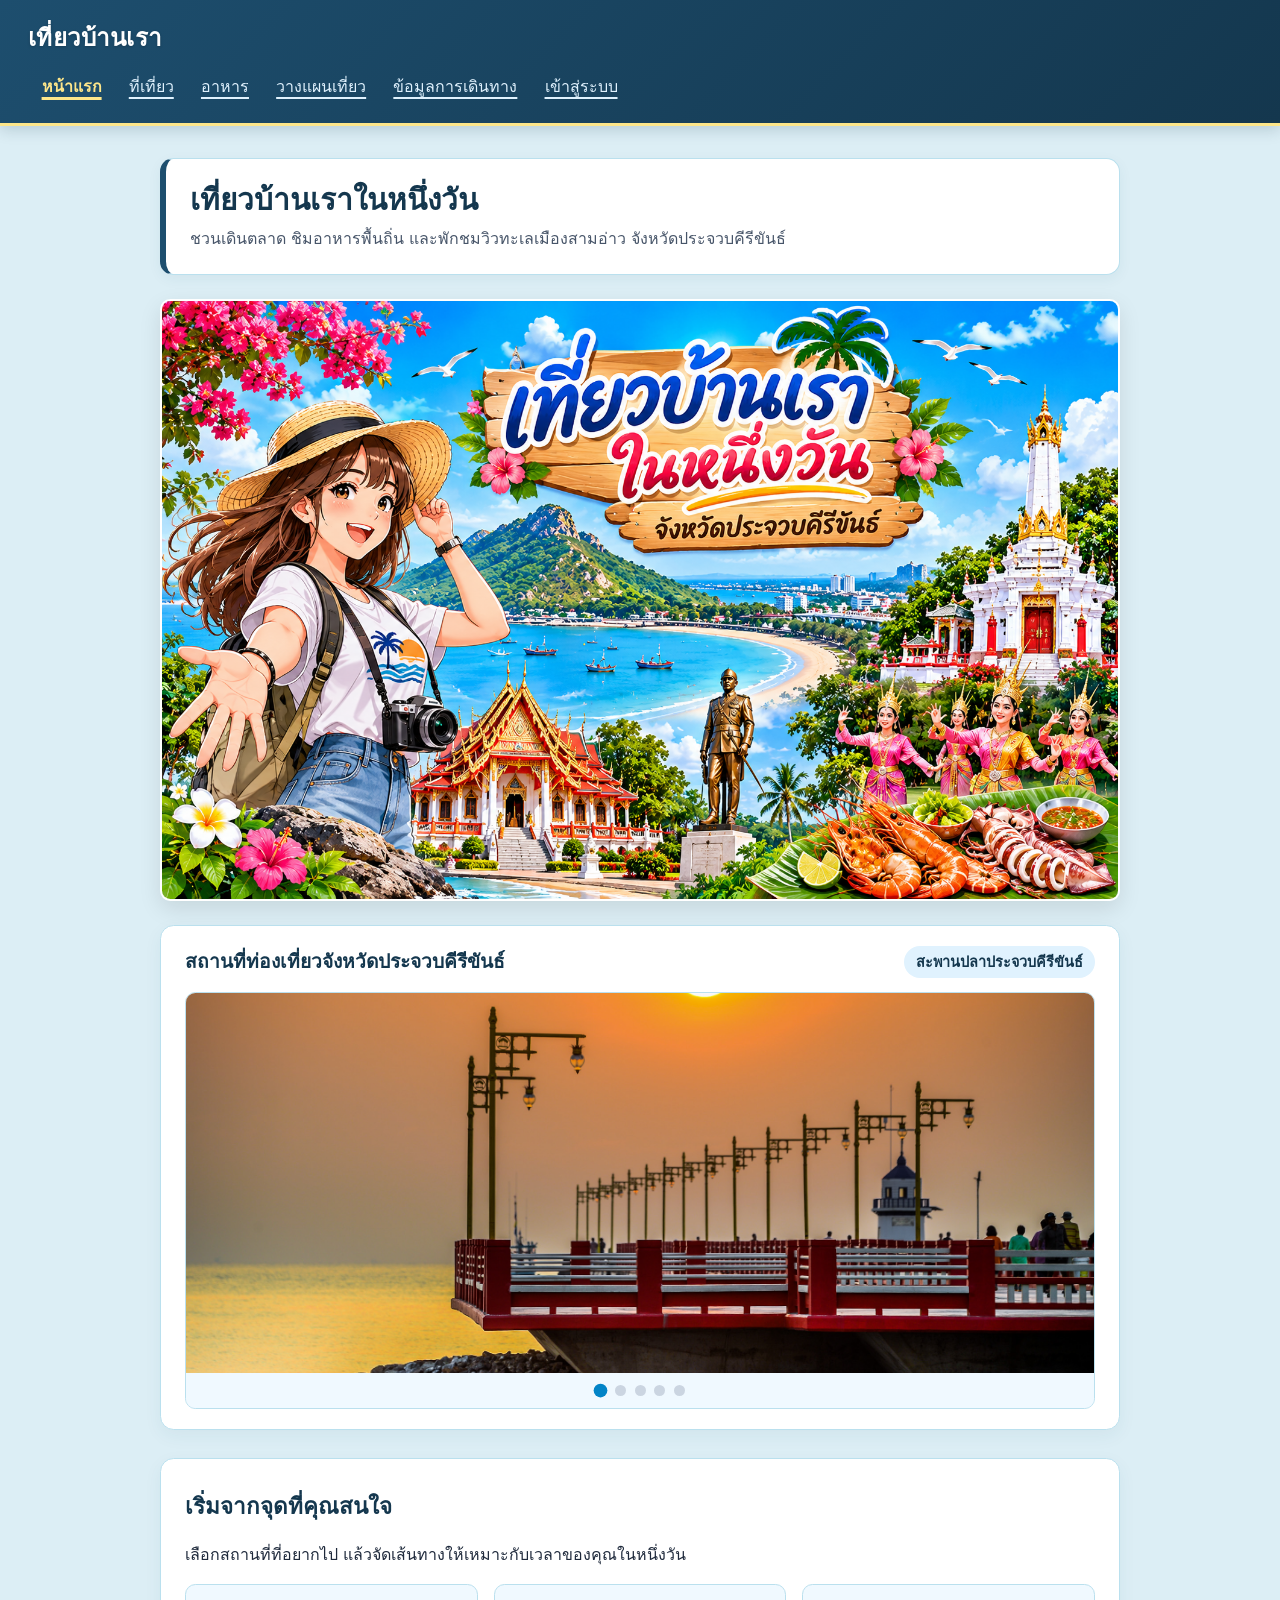
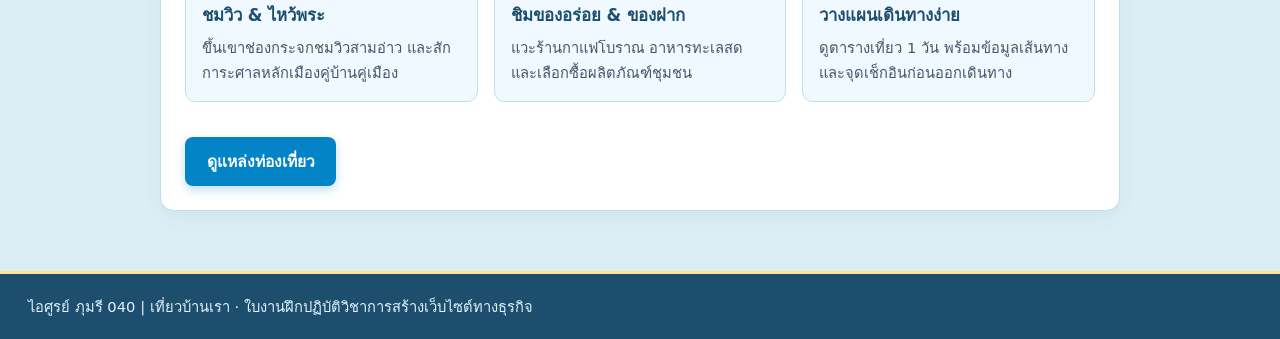
<file: index.html>
<!doctype html>
<html lang="th">
<head>
  <meta charset="utf-8">
  <meta name="viewport" content="width=device-width, initial-scale=1">
  <title>หน้าแรก | เที่ยวบ้านเรา</title>
  <link rel="stylesheet" href="style.css">
  <style>
    .hero-banner {
      width: 100%;
      height: auto;
      object-fit: contain;
      margin-bottom: 1.5rem;
      box-shadow: 0 8px 22px rgba(0, 0, 0, 0.1);
      border: 2px solid #FFFFFF;
    }
    .gallery-section {
      background: #FFFFFF;
      border: 1px solid #BAE0EE;
      border-radius: 0.85rem;
      padding: 1.25rem 1.5rem;
      margin: 1.25rem 0 1.75rem;
      box-shadow: 0 6px 18px rgba(29, 78, 110, 0.06);
    }
    .gallery-header {
      display: flex;
      flex-wrap: wrap;
      justify-content: space-between;
      align-items: center;
      margin-bottom: 0.85rem;
      gap: 0.5rem;
    }
    .gallery-subtitle {
      font-size: 1.2rem;
      font-weight: 700;
      color: #14374E;
      margin: 0;
    }
    .slide-caption {
      font-size: 0.9rem;
      color: #14374E;
      background: #E0F2FE;
      padding: 0.25rem 0.75rem;
      border-radius: 999px;
      font-weight: 600;
    }
    .slider-box {
      position: relative;
      border-radius: 0.65rem;
      overflow: hidden;
      background: #F0F9FF;
      border: 1px solid #BAE0EE;
    }
    .slider-box img {
      width: 100%;
      height: 380px;
      object-fit: cover;
      border-radius: 0;
    }
    .slider-dots {
      display: flex;
      justify-content: center;
      gap: 0.55rem;
      padding: 0.75rem 0;
      background: #F0F9FF;
    }
    .slider-dot {
      width: 11px;
      height: 11px;
      border-radius: 50%;
      border: none;
      padding: 0;
      background: #CBD5E1;
      cursor: pointer;
      transition: all 0.2s ease;
    }
    .slider-dot.active {
      background: #0284C7;
      transform: scale(1.25);
    }
    .quick-grid {
      display: grid;
      grid-template-columns: repeat(auto-fit, minmax(220px, 1fr));
      gap: 1rem;
      margin-top: 1rem;
    }
    .quick-item {
      background: #F0F9FF;
      border: 1px solid #BAE0EE;
      border-radius: 0.65rem;
      padding: 1rem;
    }
    .quick-item h3 {
      margin: 0 0 0.35rem;
      font-size: 1.05rem;
      color: #1D4E6E;
    }
    .quick-item p {
      margin: 0;
      font-size: 0.92rem;
      color: #475569;
    }
  </style>
</head>
<body>
  <header>
    <div class="header-inner">
      <p class="site-name">เที่ยวบ้านเรา</p>
      <nav aria-label="เมนูหลัก">
        <ul>
          <li><a href="index.html" aria-current="page">หน้าแรก</a></li>
          <li><a href="places.html">ที่เที่ยว</a></li>
          <li><a href="food.html">อาหาร</a></li>
          <li><a href="plan.html">วางแผนเที่ยว</a></li>
          <li><a href="travel.html">ข้อมูลการเดินทาง</a></li>
          <li><a href="login.html">เข้าสู่ระบบ</a></li>
        </ul>
      </nav>
    </div>
  </header>

  <main>
    <div class="page-header">
      <h1>เที่ยวบ้านเราในหนึ่งวัน</h1>
      <p>ชวนเดินตลาด ชิมอาหารพื้นถิ่น และพักชมวิวทะเลเมืองสามอ่าว จังหวัดประจวบคีรีขันธ์</p>
    </div>

    <img class="hero-banner" src="images/pic1.png" alt="เที่ยวบ้านเราในหนึ่งวัน จังหวัดประจวบคีรีขันธ์">

    <section class="gallery-section" aria-label="แกลลอรี่สถานที่ท่องเที่ยว">
      <div class="gallery-header">
        <p class="gallery-subtitle">สถานที่ท่องเที่ยวจังหวัดประจวบคีรีขันธ์</p>
        <span class="slide-caption" id="slideCaption">สะพานปลาประจวบคีรีขันธ์</span>
      </div>
      <div class="slider-box">
        <img id="slideImage" src="images/sapanpla.jpg" alt="สะพานปลาประจวบคีรีขันธ์">
        <div class="slider-dots" id="sliderDots" role="tablist" aria-label="เลือกภาพสไลด์"></div>
      </div>
    </section>

    <section class="card">
      <h2>เริ่มจากจุดที่คุณสนใจ</h2>
      <p>เลือกสถานที่ที่อยากไป แล้วจัดเส้นทางให้เหมาะกับเวลาของคุณในหนึ่งวัน</p>
      <div class="quick-grid">
        <div class="quick-item">
          <h3>ชมวิว &amp; ไหว้พระ</h3>
          <p>ขึ้นเขาช่องกระจกชมวิวสามอ่าว และสักการะศาลหลักเมืองคู่บ้านคู่เมือง</p>
        </div>
        <div class="quick-item">
          <h3>ชิมของอร่อย &amp; ของฝาก</h3>
          <p>แวะร้านกาแฟโบราณ อาหารทะเลสด และเลือกซื้อผลิตภัณฑ์ชุมชน</p>
        </div>
        <div class="quick-item">
          <h3>วางแผนเดินทางง่าย</h3>
          <p>ดูตารางเที่ยว 1 วัน พร้อมข้อมูลเส้นทางและจุดเช็กอินก่อนออกเดินทาง</p>
        </div>
      </div>
      <br>
      <a class="button" href="places.html">ดูแหล่งท่องเที่ยว</a>
    </section>
  </main>

  <footer>
    <p>ไอศูรย์ ภุมรี 040 | เที่ยวบ้านเรา · ใบงานฝึกปฏิบัติวิชาการสร้างเว็บไซต์ทางธุรกิจ</p>
  </footer>

  <script>
    const slides = [
      { src: "images/sapanpla.jpg", alt: "สะพานปลาประจวบคีรีขันธ์" },
      { src: "images/KLM.jpg", alt: "จุดชมวิวเขาช่องกระจกและอ่าวประจวบ" },
      { src: "images/aomanow.jpg", alt: "อ่าวมะนาว ประจวบคีรีขันธ์" },
      { src: "images/Kaow.jpg", alt: "วัดบนยอดเขาช่องกระจก" },
      { src: "images/lukmuang.jpg", alt: "ศาลหลักเมืองประจวบคีรีขันธ์" }
    ];

    let currentIndex = 0;
    const slideImg = document.getElementById("slideImage");
    const slideCaption = document.getElementById("slideCaption");
    const dotsContainer = document.getElementById("sliderDots");

    function renderDots() {
      dotsContainer.innerHTML = "";
      slides.forEach((_, idx) => {
        const btn = document.createElement("button");
        btn.type = "button";
        btn.className = "slider-dot" + (idx === currentIndex ? " active" : "");
        btn.setAttribute("aria-label", "ภาพที่ " + (idx + 1));
        btn.addEventListener("click", () => {
          currentIndex = idx;
          updateSlide();
        });
        dotsContainer.appendChild(btn);
      });
    }

    function updateSlide() {
      slideImg.src = slides[currentIndex].src;
      slideImg.alt = slides[currentIndex].alt;
      slideCaption.textContent = slides[currentIndex].alt;
      renderDots();
    }

    renderDots();
    setInterval(() => {
      currentIndex = (currentIndex + 1) % slides.length;
      updateSlide();
    }, 3000);
  </script>
</body>
</html>
</file>
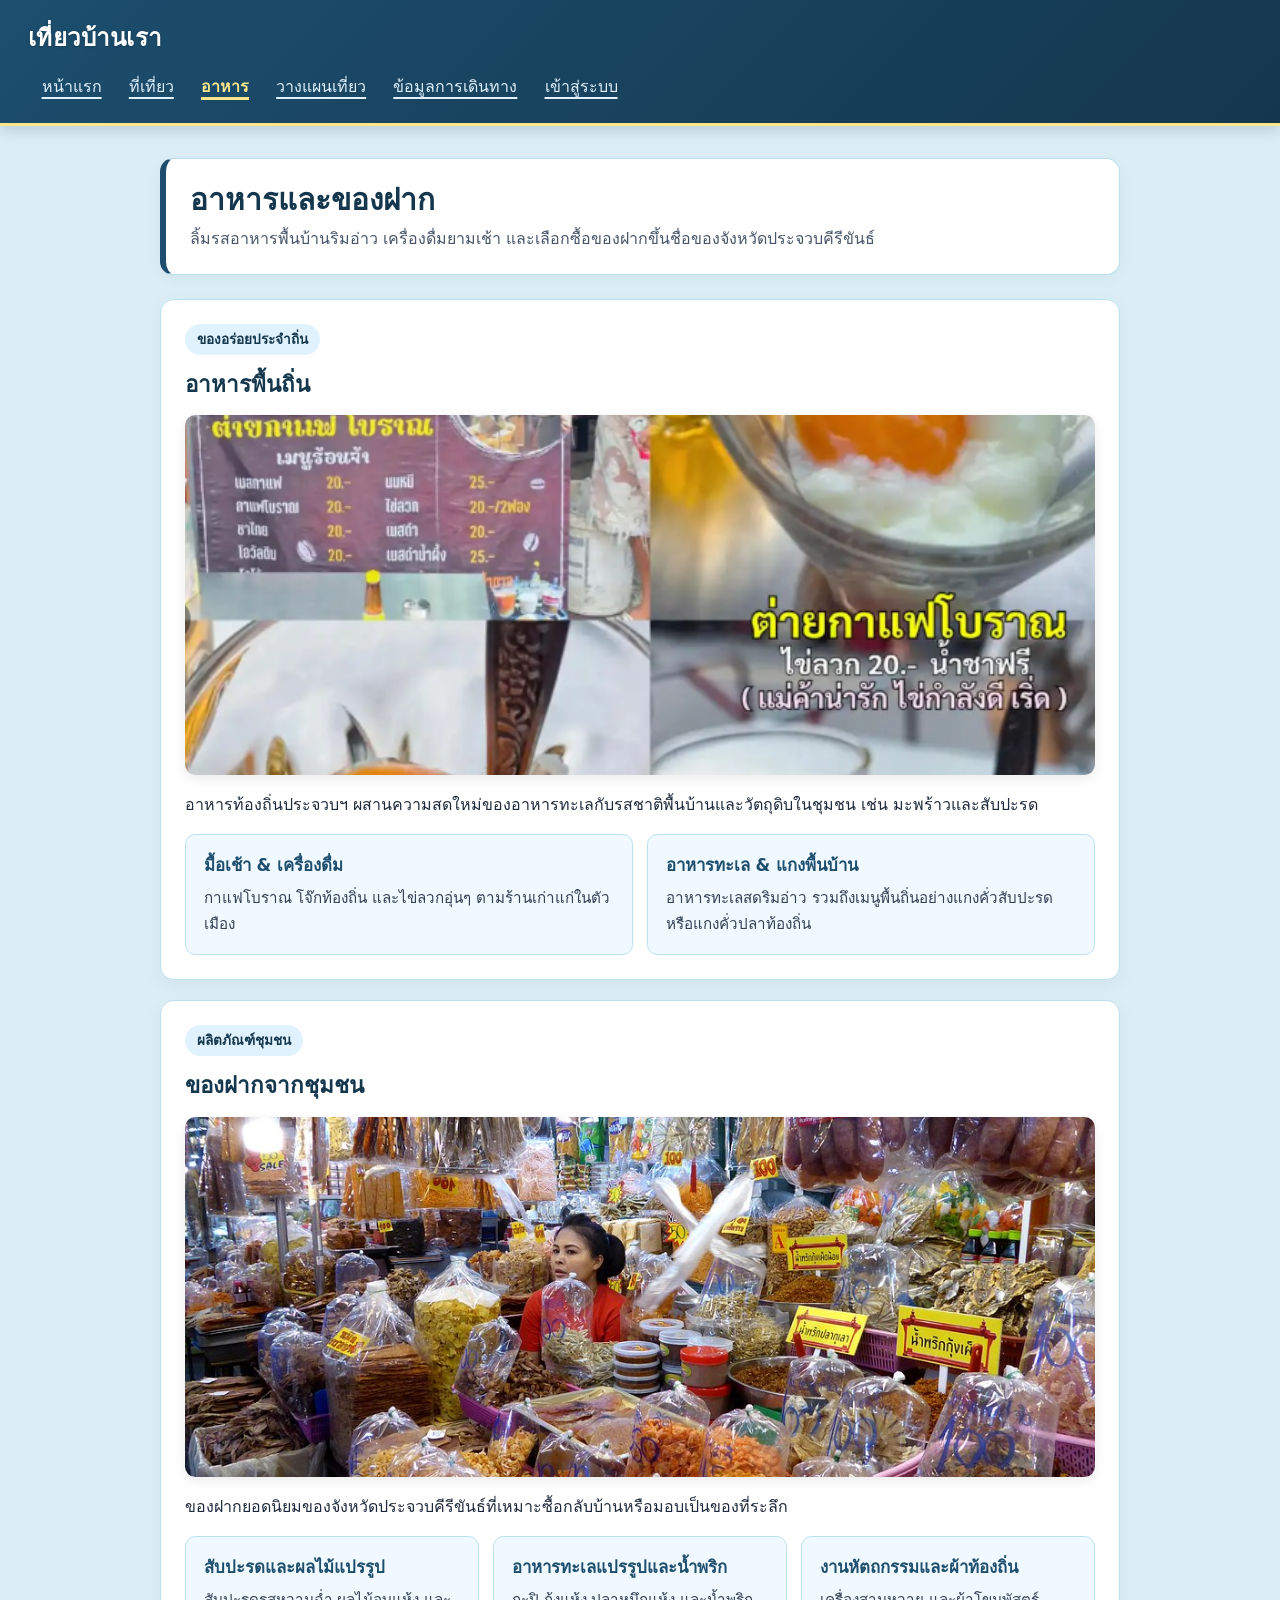
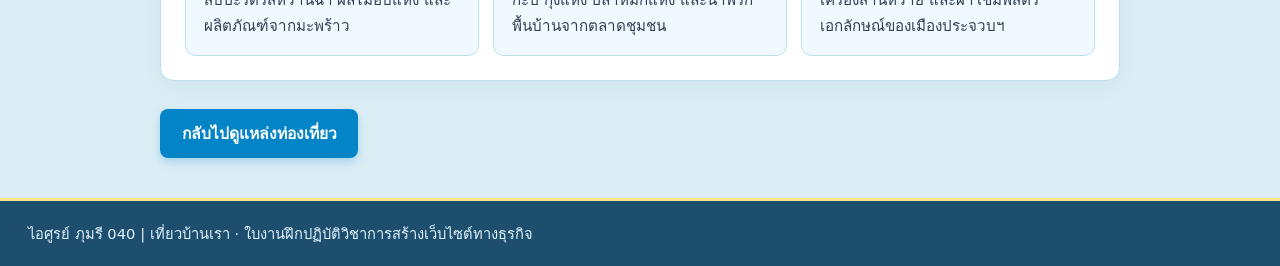
<file: food.html>
<!doctype html>
<html lang="th">
<head>
  <meta charset="utf-8">
  <meta name="viewport" content="width=device-width, initial-scale=1">
  <title>อาหารและของฝาก | เที่ยวบ้านเรา</title>
  <link rel="stylesheet" href="style.css">
  <style>
    .food-img {
      width: 100%;
      max-height: 360px;
      object-fit: cover;
      margin: 0.75rem 0 1rem;
      box-shadow: 0 4px 12px rgba(0, 0, 0, 0.08);
    }
  </style>
</head>
<body>
  <header>
    <div class="header-inner">
      <p class="site-name">เที่ยวบ้านเรา</p>
      <nav aria-label="เมนูหลัก">
        <ul>
          <li><a href="index.html">หน้าแรก</a></li>
          <li><a href="places.html">ที่เที่ยว</a></li>
          <li><a href="food.html" aria-current="page">อาหาร</a></li>
          <li><a href="plan.html">วางแผนเที่ยว</a></li>
          <li><a href="travel.html">ข้อมูลการเดินทาง</a></li>
          <li><a href="login.html">เข้าสู่ระบบ</a></li>
        </ul>
      </nav>
    </div>
  </header>

  <main>
    <div class="page-header">
      <h1>อาหารและของฝาก</h1>
      <p>ลิ้มรสอาหารพื้นบ้านริมอ่าว เครื่องดื่มยามเช้า และเลือกซื้อของฝากขึ้นชื่อของจังหวัดประจวบคีรีขันธ์</p>
    </div>

    <section class="card">
      <span class="tag">ของอร่อยประจำถิ่น</span>
      <h2>อาหารพื้นถิ่น</h2>
      <img class="food-img" src="images/pic2.png" alt="ร้านกาแฟโบราณและไข่ลวกพื้นถิ่น">
      <p>อาหารท้องถิ่นประจวบฯ ผสานความสดใหม่ของอาหารทะเลกับรสชาติพื้นบ้านและวัตถุดิบในชุมชน เช่น มะพร้าวและสับปะรด</p>
      <div class="info-grid">
        <div class="sub-box">
          <h3>มื้อเช้า &amp; เครื่องดื่ม</h3>
          <p>กาแฟโบราณ โจ๊กท้องถิ่น และไข่ลวกอุ่นๆ ตามร้านเก่าแก่ในตัวเมือง</p>
        </div>
        <div class="sub-box">
          <h3>อาหารทะเล &amp; แกงพื้นบ้าน</h3>
          <p>อาหารทะเลสดริมอ่าว รวมถึงเมนูพื้นถิ่นอย่างแกงคั่วสับปะรดหรือแกงคั่วปลาท้องถิ่น</p>
        </div>
      </div>
    </section>

    <section class="card">
      <span class="tag">ผลิตภัณฑ์ชุมชน</span>
      <h2>ของฝากจากชุมชน</h2>
      <img class="food-img" src="images/market1.jpg" alt="ผลิตภัณฑ์แปรรูปและของฝากในตลาดชุมชน">
      <p>ของฝากยอดนิยมของจังหวัดประจวบคีรีขันธ์ที่เหมาะซื้อกลับบ้านหรือมอบเป็นของที่ระลึก</p>
      <div class="info-grid">
        <div class="sub-box">
          <h3>สับปะรดและผลไม้แปรรูป</h3>
          <p>สับปะรดรสหวานฉ่ำ ผลไม้อบแห้ง และผลิตภัณฑ์จากมะพร้าว</p>
        </div>
        <div class="sub-box">
          <h3>อาหารทะเลแปรรูปและน้ำพริก</h3>
          <p>กะปิ กุ้งแห้ง ปลาหมึกแห้ง และน้ำพริกพื้นบ้านจากตลาดชุมชน</p>
        </div>
        <div class="sub-box">
          <h3>งานหัตถกรรมและผ้าท้องถิ่น</h3>
          <p>เครื่องสานหวาย และผ้าโขมพัสตร์เอกลักษณ์ของเมืองประจวบฯ</p>
        </div>
      </div>
    </section>

    <a class="button" href="places.html">กลับไปดูแหล่งท่องเที่ยว</a>
  </main>

  <footer>
    <p>ไอศูรย์ ภุมรี 040 | เที่ยวบ้านเรา · ใบงานฝึกปฏิบัติวิชาการสร้างเว็บไซต์ทางธุรกิจ</p>
  </footer>
</body>
</html>
</file>
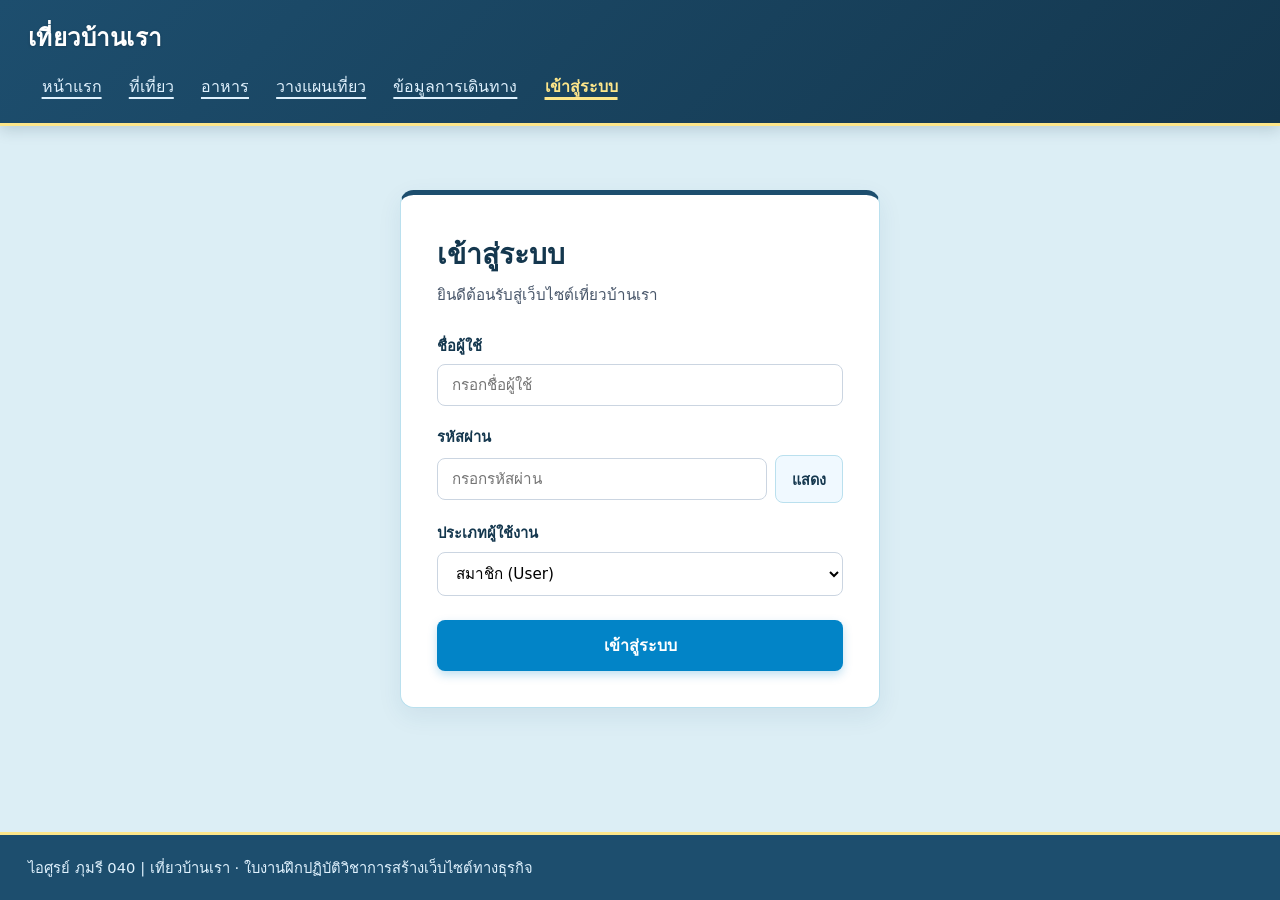
<file: login.html>
<!doctype html>
<html lang="th">
<head>
  <meta charset="utf-8">
  <meta name="viewport" content="width=device-width, initial-scale=1">
  <title>เข้าสู่ระบบ | เที่ยวบ้านเรา</title>
  <link rel="stylesheet" href="style.css">
  <style>
    .login-card {
      max-width: 480px;
      margin: 2rem auto;
      padding: 2.25rem;
      background: #FFFFFF;
      border: 1px solid #BAE0EE;
      border-top: 5px solid #1D4E6E;
      border-radius: 0.85rem;
      box-shadow: 0 8px 24px rgba(29, 78, 110, 0.08);
    }
    .login-card h1 {
      margin: 0 0 0.25rem;
      font-size: 1.75rem;
      color: #14374E;
    }
    .login-subtitle {
      margin: 0 0 1.5rem;
      color: #475569;
      font-size: 0.95rem;
    }
    .form-group {
      margin-bottom: 1.1rem;
    }
    .form-group label {
      display: block;
      margin-bottom: 0.4rem;
      font-weight: 600;
      font-size: 0.92rem;
      color: #14374E;
    }
    .form-input,
    .form-select {
      width: 100%;
      padding: 0.7rem 0.85rem;
      border: 1px solid #CBD5E1;
      border-radius: 0.5rem;
      font-size: 0.95rem;
      font-family: inherit;
      background: #FFFFFF;
    }
    .password-wrap {
      display: flex;
      gap: 0.5rem;
      align-items: center;
    }
    .toggle-btn {
      padding: 0.7rem 1rem;
      border: 1px solid #BAE0EE;
      border-radius: 0.5rem;
      background: #F0F9FF;
      color: #14374E;
      font-size: 0.9rem;
      font-family: inherit;
      font-weight: 600;
      cursor: pointer;
      white-space: nowrap;
    }
    .toggle-btn:hover {
      background: #E0F2FE;
    }
    .submit-login-btn {
      width: 100%;
      padding: 0.8rem 1rem;
      border: none;
      border-radius: 0.5rem;
      background: #0284C7;
      color: #FFFFFF;
      font-size: 1rem;
      font-family: inherit;
      font-weight: 600;
      cursor: pointer;
      margin-top: 0.4rem;
      box-shadow: 0 4px 10px rgba(2, 132, 199, 0.25);
      transition: background 0.2s ease;
    }
    .submit-login-btn:hover {
      background: #0369A1;
    }
    .login-msg {
      margin-top: 1.1rem;
      padding: 0.8rem 1rem;
      border-radius: 0.5rem;
      display: none;
      font-size: 0.94rem;
      font-weight: 500;
      background: #E0F2FE;
      color: #14374E;
      border: 1px solid #0284C7;
    }
  </style>
</head>
<body>
  <header>
    <div class="header-inner">
      <p class="site-name">เที่ยวบ้านเรา</p>
      <nav aria-label="เมนูหลัก">
        <ul>
          <li><a href="index.html">หน้าแรก</a></li>
          <li><a href="places.html">ที่เที่ยว</a></li>
          <li><a href="food.html">อาหาร</a></li>
          <li><a href="plan.html">วางแผนเที่ยว</a></li>
          <li><a href="travel.html">ข้อมูลการเดินทาง</a></li>
          <li><a href="login.html" aria-current="page">เข้าสู่ระบบ</a></li>
        </ul>
      </nav>
    </div>
  </header>

  <main>
    <section class="login-card" aria-labelledby="loginTitle">
      <h1 id="loginTitle">เข้าสู่ระบบ</h1>
      <p class="login-subtitle">ยินดีต้อนรับสู่เว็บไซต์เที่ยวบ้านเรา</p>

      <form id="loginForm">
        <div class="form-group">
          <label for="username">ชื่อผู้ใช้</label>
          <input class="form-input" type="text" id="username" name="username" placeholder="กรอกชื่อผู้ใช้" required>
        </div>

        <div class="form-group">
          <label for="password">รหัสผ่าน</label>
          <div class="password-wrap">
            <input class="form-input" type="password" id="password" name="password" placeholder="กรอกรหัสผ่าน" required>
            <button type="button" class="toggle-btn" id="togglePassword">แสดง</button>
          </div>
        </div>

        <div class="form-group">
          <label for="role">ประเภทผู้ใช้งาน</label>
          <select class="form-select" id="role" name="role">
            <option value="user">สมาชิก (User)</option>
            <option value="admin">ผู้ดูแลระบบ (Admin)</option>
          </select>
        </div>

        <button type="submit" class="submit-login-btn">เข้าสู่ระบบ</button>
      </form>

      <div id="loginMsg" class="login-msg" role="status"></div>
    </section>
  </main>

  <footer>
    <p>ไอศูรย์ ภุมรี 040 | เที่ยวบ้านเรา · ใบงานฝึกปฏิบัติวิชาการสร้างเว็บไซต์ทางธุรกิจ</p>
  </footer>

  <script>
    const passwordInput = document.getElementById("password");
    const toggleBtn = document.getElementById("togglePassword");
    const loginForm = document.getElementById("loginForm");
    const loginMsg = document.getElementById("loginMsg");

    toggleBtn.addEventListener("click", () => {
      const isHidden = passwordInput.type === "password";
      passwordInput.type = isHidden ? "text" : "password";
      toggleBtn.textContent = isHidden ? "ซ่อน" : "แสดง";
    });

    loginForm.addEventListener("submit", (e) => {
      e.preventDefault();
      const user = document.getElementById("username").value.trim();
      const role = document.getElementById("role").value;
      const roleLabel = role === "admin" ? "ผู้ดูแลระบบ (Admin)" : "สมาชิก (User)";
      loginMsg.style.display = "block";
      loginMsg.textContent = "เข้าสู่ระบบในฐานะ " + roleLabel + " (" + user + ")";
    });
  </script>
</body>
</html>
</file>
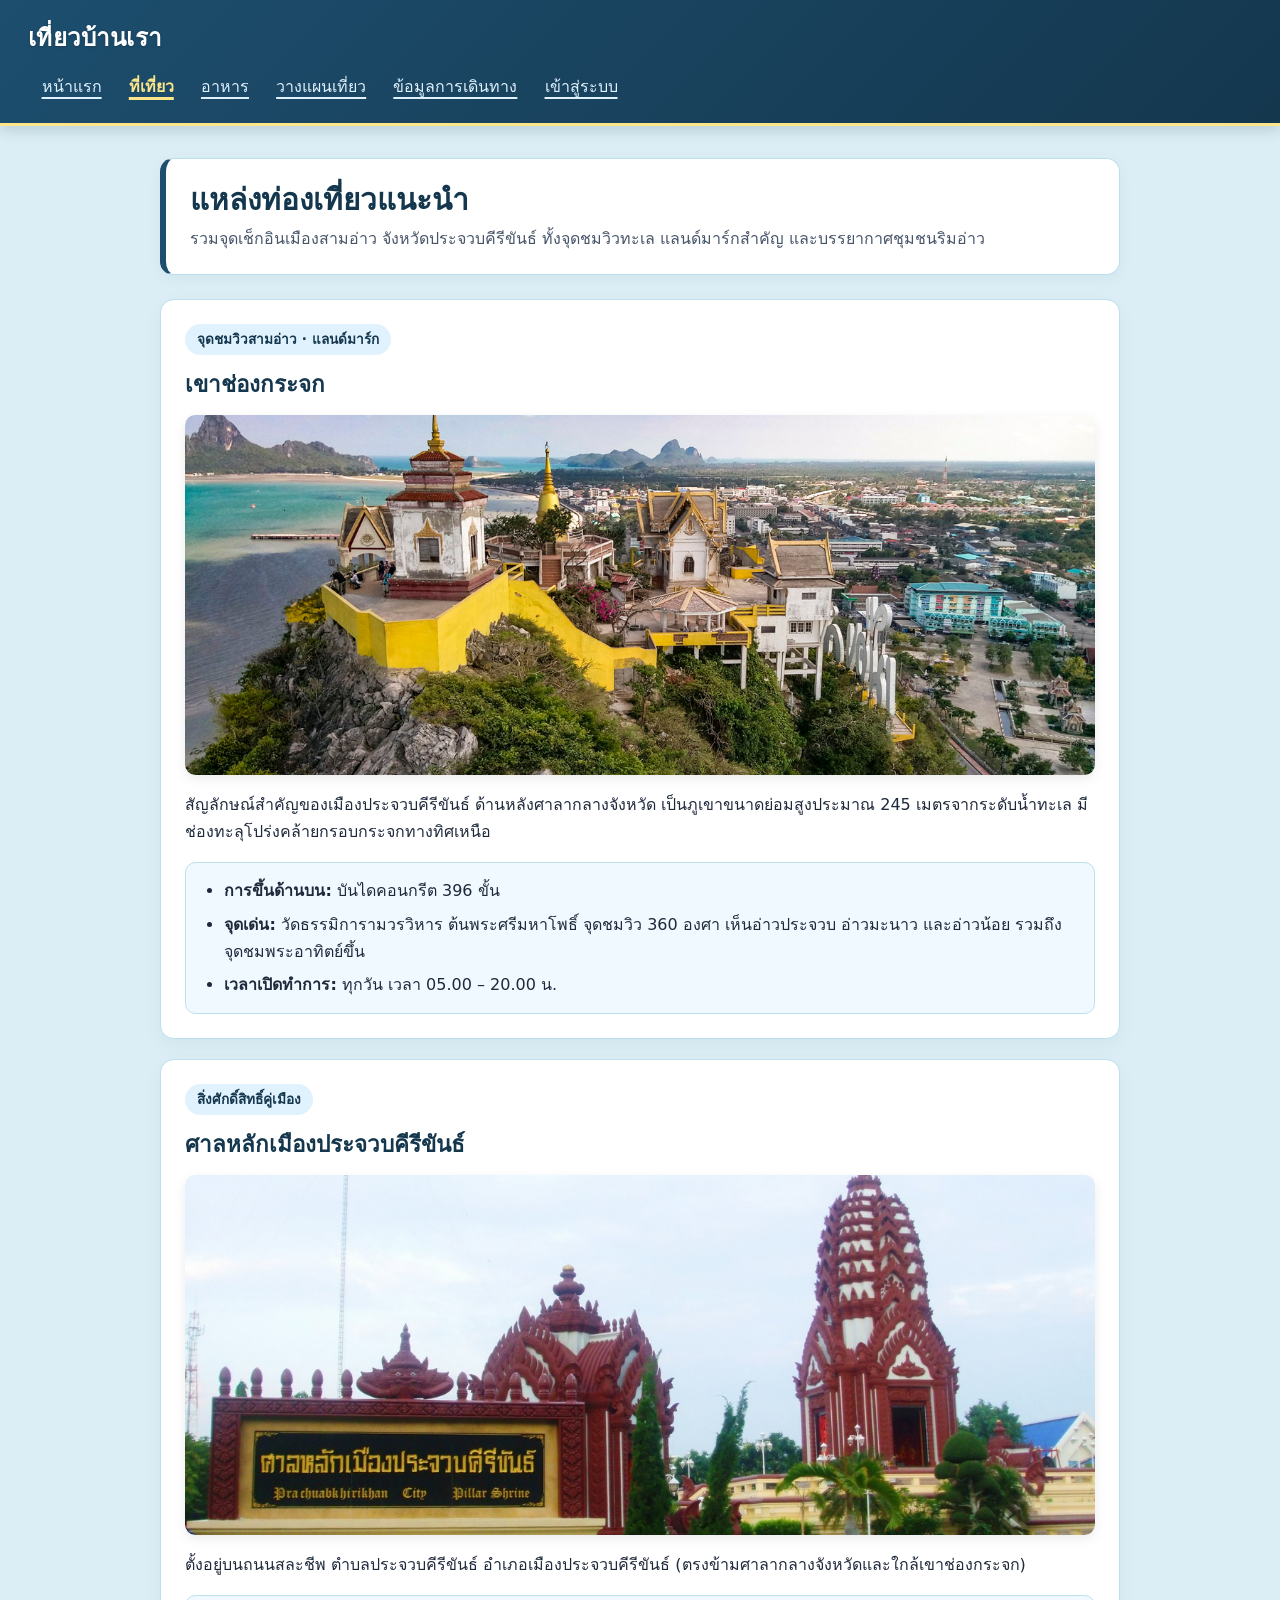
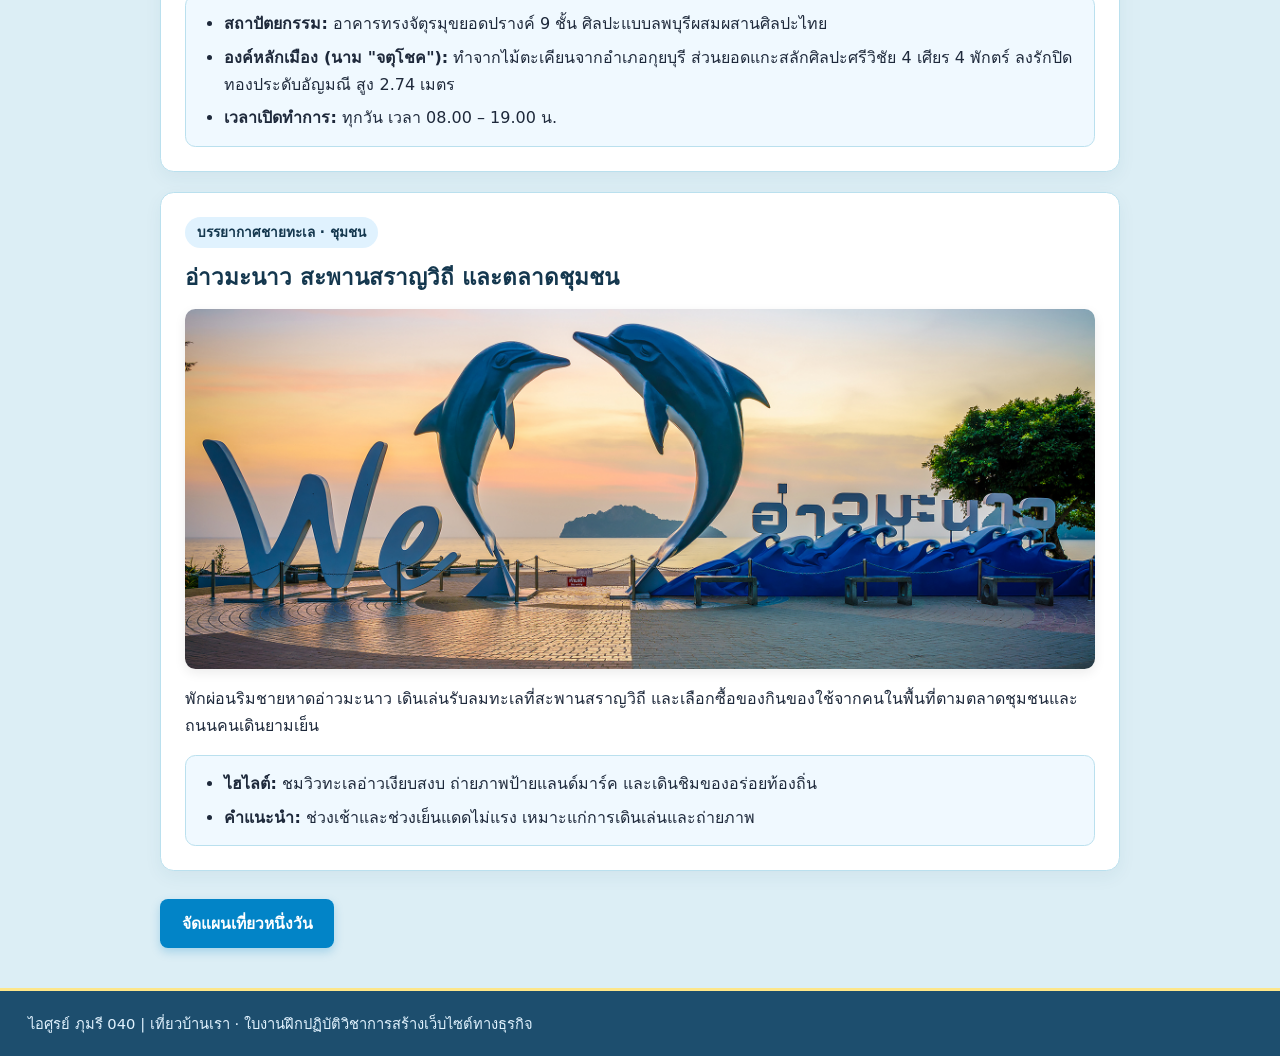
<file: places.html>
<!doctype html>
<html lang="th">
<head>
  <meta charset="utf-8">
  <meta name="viewport" content="width=device-width, initial-scale=1">
  <title>ที่เที่ยว | เที่ยวบ้านเรา</title>
  <link rel="stylesheet" href="style.css">
  <style>
    .place-img {
      width: 100%;
      max-height: 360px;
      object-fit: cover;
      margin: 0.75rem 0 1rem;
      box-shadow: 0 4px 12px rgba(0, 0, 0, 0.08);
    }
  </style>
</head>
<body>
  <header>
    <div class="header-inner">
      <p class="site-name">เที่ยวบ้านเรา</p>
      <nav aria-label="เมนูหลัก">
        <ul>
          <li><a href="index.html">หน้าแรก</a></li>
          <li><a href="places.html" aria-current="page">ที่เที่ยว</a></li>
          <li><a href="food.html">อาหาร</a></li>
          <li><a href="plan.html">วางแผนเที่ยว</a></li>
          <li><a href="travel.html">ข้อมูลการเดินทาง</a></li>
          <li><a href="login.html">เข้าสู่ระบบ</a></li>
        </ul>
      </nav>
    </div>
  </header>

  <main>
    <div class="page-header">
      <h1>แหล่งท่องเที่ยวแนะนำ</h1>
      <p>รวมจุดเช็กอินเมืองสามอ่าว จังหวัดประจวบคีรีขันธ์ ทั้งจุดชมวิวทะเล แลนด์มาร์กสำคัญ และบรรยากาศชุมชนริมอ่าว</p>
    </div>

    <section class="card">
      <span class="tag">จุดชมวิวสามอ่าว · แลนด์มาร์ก</span>
      <h2>เขาช่องกระจก</h2>
      <img class="place-img" src="images/Kaow.jpg" alt="วัดและจุดชมวิวบนเขาช่องกระจก จังหวัดประจวบคีรีขันธ์">
      <p>สัญลักษณ์สำคัญของเมืองประจวบคีรีขันธ์ ด้านหลังศาลากลางจังหวัด เป็นภูเขาขนาดย่อมสูงประมาณ 245 เมตรจากระดับน้ำทะเล มีช่องทะลุโปร่งคล้ายกรอบกระจกทางทิศเหนือ</p>
      <div class="meta-box">
        <ul class="meta-list">
          <li><strong>การขึ้นด้านบน:</strong> บันไดคอนกรีต 396 ขั้น</li>
          <li><strong>จุดเด่น:</strong> วัดธรรมิการามวรวิหาร ต้นพระศรีมหาโพธิ์ จุดชมวิว 360 องศา เห็นอ่าวประจวบ อ่าวมะนาว และอ่าวน้อย รวมถึงจุดชมพระอาทิตย์ขึ้น</li>
          <li><strong>เวลาเปิดทำการ:</strong> ทุกวัน เวลา 05.00 – 20.00 น.</li>
        </ul>
      </div>
    </section>

    <section class="card">
      <span class="tag">สิ่งศักดิ์สิทธิ์คู่เมือง</span>
      <h2>ศาลหลักเมืองประจวบคีรีขันธ์</h2>
      <img class="place-img" src="images/lukmuang.jpg" alt="ศาลหลักเมืองประจวบคีรีขันธ์">
      <p>ตั้งอยู่บนถนนสละชีพ ตำบลประจวบคีรีขันธ์ อำเภอเมืองประจวบคีรีขันธ์ (ตรงข้ามศาลากลางจังหวัดและใกล้เขาช่องกระจก)</p>
      <div class="meta-box">
        <ul class="meta-list">
          <li><strong>สถาปัตยกรรม:</strong> อาคารทรงจัตุรมุขยอดปรางค์ 9 ชั้น ศิลปะแบบลพบุรีผสมผสานศิลปะไทย</li>
          <li><strong>องค์หลักเมือง (นาม "จตุโชค"):</strong> ทำจากไม้ตะเคียนจากอำเภอกุยบุรี ส่วนยอดแกะสลักศิลปะศรีวิชัย 4 เศียร 4 พักตร์ ลงรักปิดทองประดับอัญมณี สูง 2.74 เมตร</li>
          <li><strong>เวลาเปิดทำการ:</strong> ทุกวัน เวลา 08.00 – 19.00 น.</li>
        </ul>
      </div>
    </section>

    <section class="card">
      <span class="tag">บรรยากาศชายทะเล · ชุมชน</span>
      <h2>อ่าวมะนาว สะพานสราญวิถี และตลาดชุมชน</h2>
      <img class="place-img" src="images/aomanow.jpg" alt="ป้ายแลนด์มาร์คโลมาอ่าวมะนาว จังหวัดประจวบคีรีขันธ์">
      <p>พักผ่อนริมชายหาดอ่าวมะนาว เดินเล่นรับลมทะเลที่สะพานสราญวิถี และเลือกซื้อของกินของใช้จากคนในพื้นที่ตามตลาดชุมชนและถนนคนเดินยามเย็น</p>
      <div class="meta-box">
        <ul class="meta-list">
          <li><strong>ไฮไลต์:</strong> ชมวิวทะเลอ่าวเงียบสงบ ถ่ายภาพป้ายแลนด์มาร์ค และเดินชิมของอร่อยท้องถิ่น</li>
          <li><strong>คำแนะนำ:</strong> ช่วงเช้าและช่วงเย็นแดดไม่แรง เหมาะแก่การเดินเล่นและถ่ายภาพ</li>
        </ul>
      </div>
    </section>

    <a class="button" href="plan.html">จัดแผนเที่ยวหนึ่งวัน</a>
  </main>

  <footer>
    <p>ไอศูรย์ ภุมรี 040 | เที่ยวบ้านเรา · ใบงานฝึกปฏิบัติวิชาการสร้างเว็บไซต์ทางธุรกิจ</p>
  </footer>
</body>
</html>
</file>
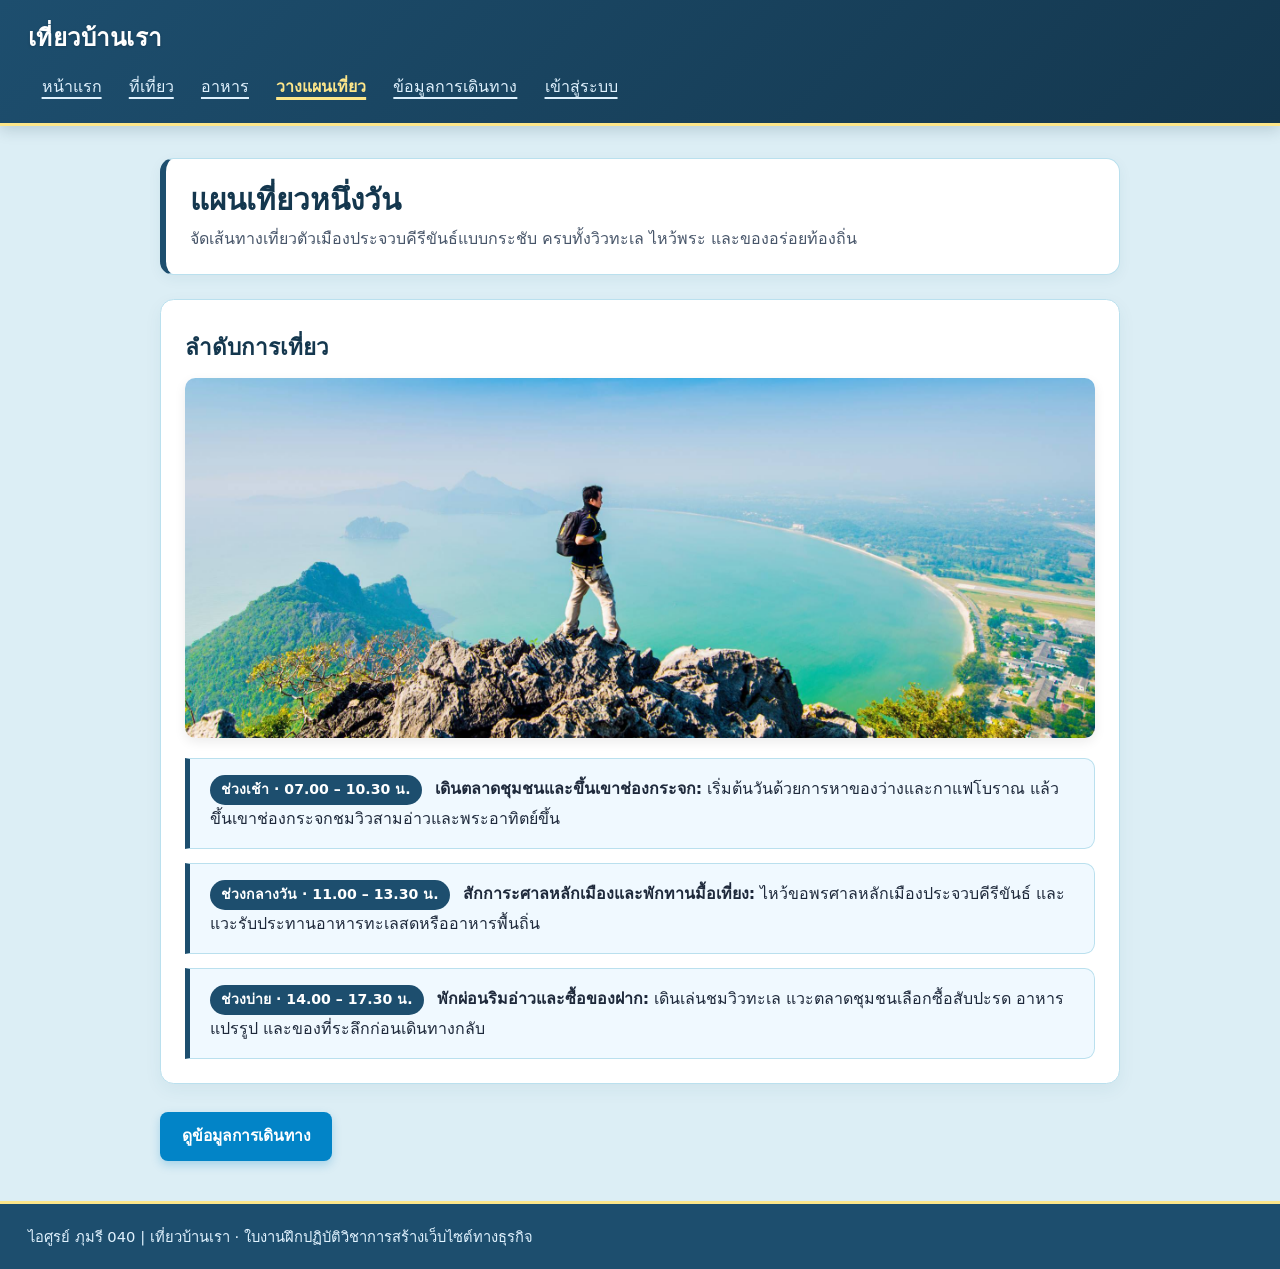
<file: plan.html>
<!doctype html>
<html lang="th">
<head>
  <meta charset="utf-8">
  <meta name="viewport" content="width=device-width, initial-scale=1">
  <title>วางแผนเที่ยว | เที่ยวบ้านเรา</title>
  <link rel="stylesheet" href="style.css">
  <style>
    .plan-img {
      width: 100%;
      max-height: 360px;
      object-fit: cover;
      margin: 0.75rem 0 1.25rem;
      box-shadow: 0 4px 12px rgba(0, 0, 0, 0.08);
    }
  </style>
</head>
<body>
  <header>
    <div class="header-inner">
      <p class="site-name">เที่ยวบ้านเรา</p>
      <nav aria-label="เมนูหลัก">
        <ul>
          <li><a href="index.html">หน้าแรก</a></li>
          <li><a href="places.html">ที่เที่ยว</a></li>
          <li><a href="food.html">อาหาร</a></li>
          <li><a href="plan.html" aria-current="page">วางแผนเที่ยว</a></li>
          <li><a href="travel.html">ข้อมูลการเดินทาง</a></li>
          <li><a href="login.html">เข้าสู่ระบบ</a></li>
        </ul>
      </nav>
    </div>
  </header>

  <main>
    <div class="page-header">
      <h1>แผนเที่ยวหนึ่งวัน</h1>
      <p>จัดเส้นทางเที่ยวตัวเมืองประจวบคีรีขันธ์แบบกระชับ ครบทั้งวิวทะเล ไหว้พระ และของอร่อยท้องถิ่น</p>
    </div>

    <section class="card">
      <h2>ลำดับการเที่ยว</h2>
      <img class="plan-img" src="images/KLM.jpg" alt="วิวทะเลและแนวชายฝั่งประจวบคีรีขันธ์จากจุดชมวิว">
      <ol class="timeline">
        <li>
          <span class="time-badge">ช่วงเช้า · 07.00 – 10.30 น.</span>
          <strong>เดินตลาดชุมชนและขึ้นเขาช่องกระจก:</strong> เริ่มต้นวันด้วยการหาของว่างและกาแฟโบราณ แล้วขึ้นเขาช่องกระจกชมวิวสามอ่าวและพระอาทิตย์ขึ้น
        </li>
        <li>
          <span class="time-badge">ช่วงกลางวัน · 11.00 – 13.30 น.</span>
          <strong>สักการะศาลหลักเมืองและพักทานมื้อเที่ยง:</strong> ไหว้ขอพรศาลหลักเมืองประจวบคีรีขันธ์ และแวะรับประทานอาหารทะเลสดหรืออาหารพื้นถิ่น
        </li>
        <li>
          <span class="time-badge">ช่วงบ่าย · 14.00 – 17.30 น.</span>
          <strong>พักผ่อนริมอ่าวและซื้อของฝาก:</strong> เดินเล่นชมวิวทะเล แวะตลาดชุมชนเลือกซื้อสับปะรด อาหารแปรรูป และของที่ระลึกก่อนเดินทางกลับ
        </li>
      </ol>
    </section>

    <a class="button" href="travel.html">ดูข้อมูลการเดินทาง</a>
  </main>

  <footer>
    <p>ไอศูรย์ ภุมรี 040 | เที่ยวบ้านเรา · ใบงานฝึกปฏิบัติวิชาการสร้างเว็บไซต์ทางธุรกิจ</p>
  </footer>
</body>
</html>
</file>
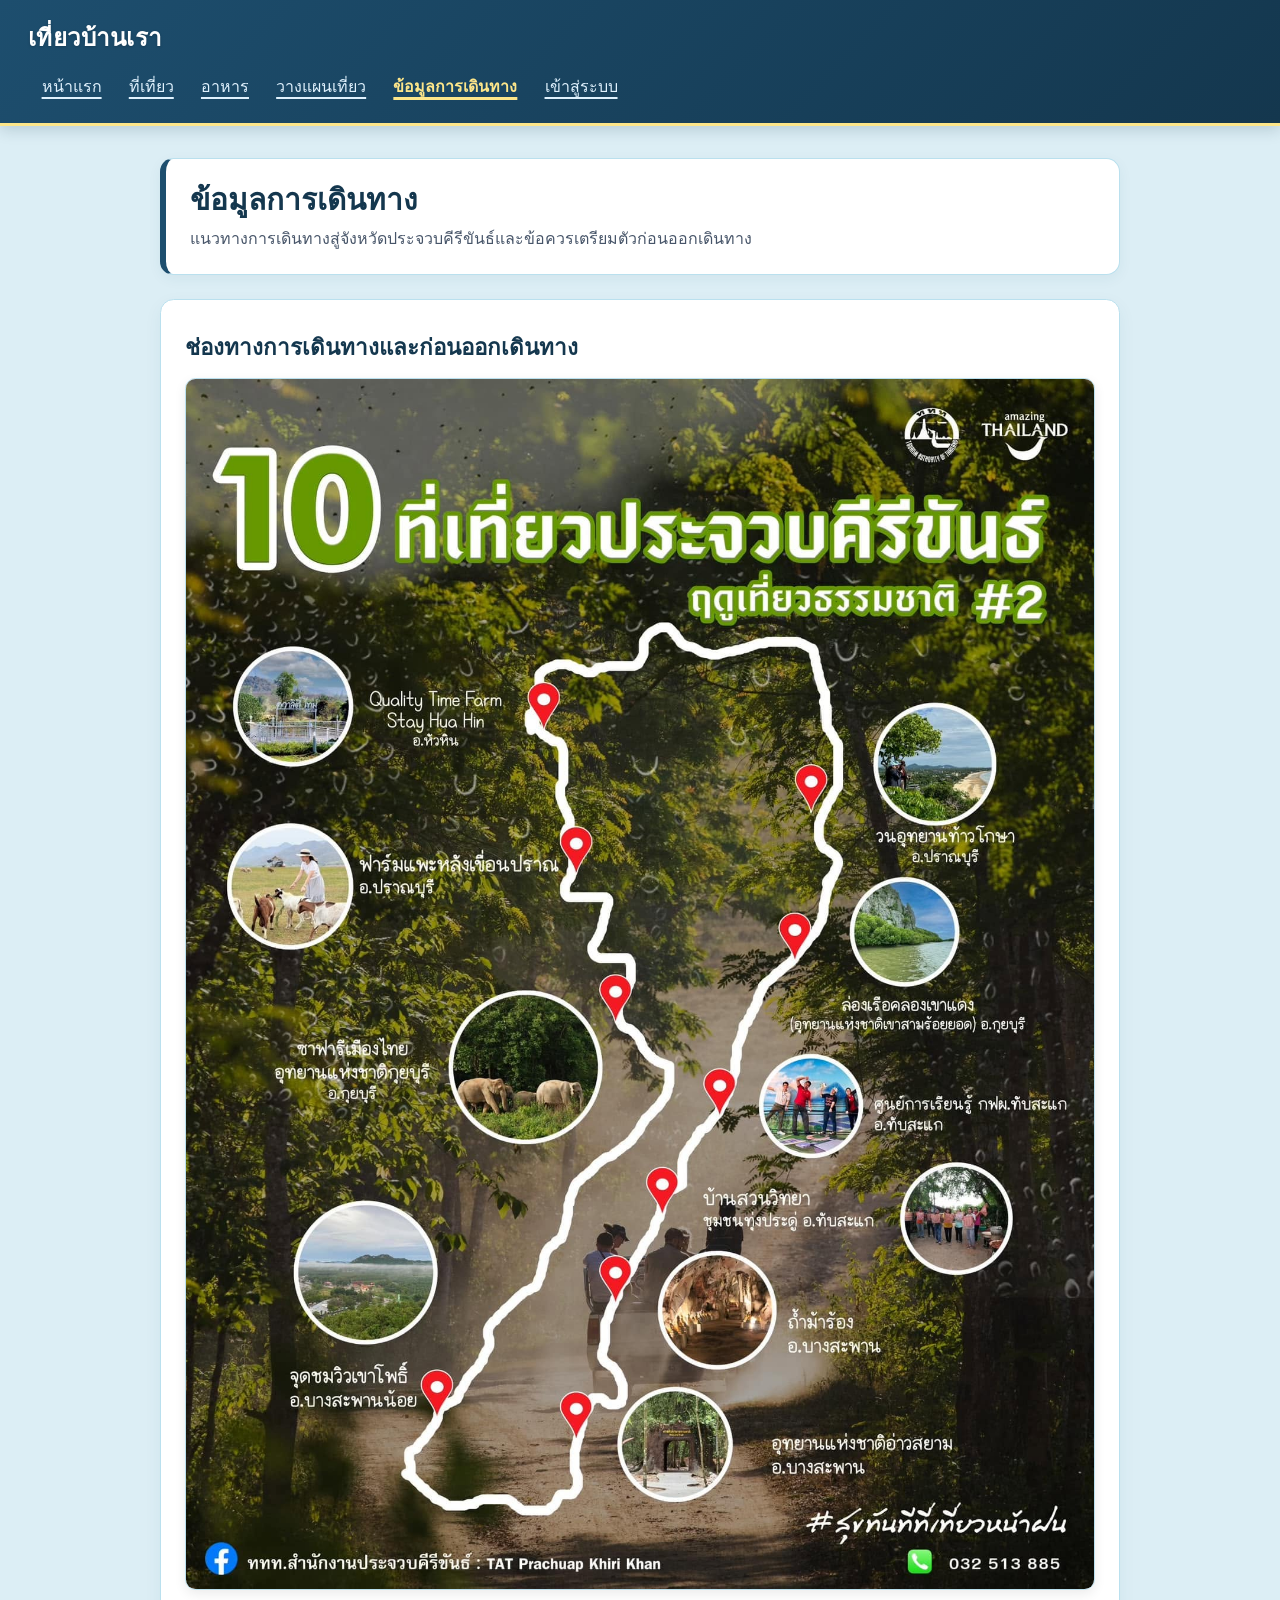
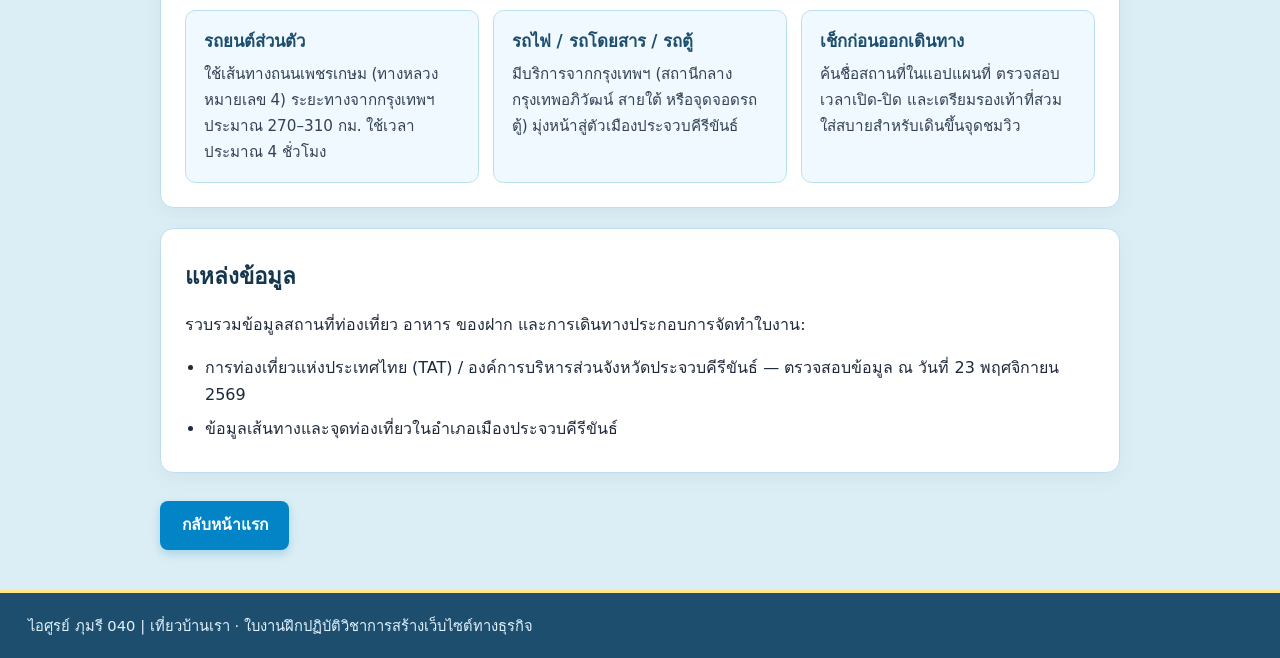
<file: travel.html>
<!doctype html>
<html lang="th">
<head>
  <meta charset="utf-8">
  <meta name="viewport" content="width=device-width, initial-scale=1">
  <title>ข้อมูลการเดินทาง | เที่ยวบ้านเรา</title>
  <link rel="stylesheet" href="style.css">
  <style>
    .map-img {
      width: 100%;
      height: auto;
      object-fit: contain;
      margin: 0.75rem 0 1.25rem;
      border: 1px solid #BAE0EE;
      box-shadow: 0 4px 12px rgba(0, 0, 0, 0.08);
    }
  </style>
</head>
<body>
  <header>
    <div class="header-inner">
      <p class="site-name">เที่ยวบ้านเรา</p>
      <nav aria-label="เมนูหลัก">
        <ul>
          <li><a href="index.html">หน้าแรก</a></li>
          <li><a href="places.html">ที่เที่ยว</a></li>
          <li><a href="food.html">อาหาร</a></li>
          <li><a href="plan.html">วางแผนเที่ยว</a></li>
          <li><a href="travel.html" aria-current="page">ข้อมูลการเดินทาง</a></li>
          <li><a href="login.html">เข้าสู่ระบบ</a></li>
        </ul>
      </nav>
    </div>
  </header>

  <main>
    <div class="page-header">
      <h1>ข้อมูลการเดินทาง</h1>
      <p>แนวทางการเดินทางสู่จังหวัดประจวบคีรีขันธ์และข้อควรเตรียมตัวก่อนออกเดินทาง</p>
    </div>

    <section class="card">
      <h2>ช่องทางการเดินทางและก่อนออกเดินทาง</h2>
      <img class="map-img" src="images/maptravel.jpg" alt="แผนที่จุดท่องเที่ยวในจังหวัดประจวบคีรีขันธ์">
      <div class="route-grid">
        <div class="route-box">
          <h3>รถยนต์ส่วนตัว</h3>
          <p>ใช้เส้นทางถนนเพชรเกษม (ทางหลวงหมายเลข 4) ระยะทางจากกรุงเทพฯ ประมาณ 270–310 กม. ใช้เวลาประมาณ 4 ชั่วโมง</p>
        </div>
        <div class="route-box">
          <h3>รถไฟ / รถโดยสาร / รถตู้</h3>
          <p>มีบริการจากกรุงเทพฯ (สถานีกลางกรุงเทพอภิวัฒน์ สายใต้ หรือจุดจอดรถตู้) มุ่งหน้าสู่ตัวเมืองประจวบคีรีขันธ์</p>
        </div>
        <div class="route-box">
          <h3>เช็กก่อนออกเดินทาง</h3>
          <p>ค้นชื่อสถานที่ในแอปแผนที่ ตรวจสอบเวลาเปิด-ปิด และเตรียมรองเท้าที่สวมใส่สบายสำหรับเดินขึ้นจุดชมวิว</p>
        </div>
      </div>
    </section>

    <section class="card">
      <h2>แหล่งข้อมูล</h2>
      <p>รวบรวมข้อมูลสถานที่ท่องเที่ยว อาหาร ของฝาก และการเดินทางประกอบการจัดทำใบงาน:</p>
      <ul class="source-list">
        <li>การท่องเที่ยวแห่งประเทศไทย (TAT) / องค์การบริหารส่วนจังหวัดประจวบคีรีขันธ์ — ตรวจสอบข้อมูล ณ วันที่ 23 พฤศจิกายน 2569</li>
        <li>ข้อมูลเส้นทางและจุดท่องเที่ยวในอำเภอเมืองประจวบคีรีขันธ์</li>
      </ul>
    </section>

    <a class="button" href="index.html">กลับหน้าแรก</a>
  </main>

  <footer>
    <p>ไอศูรย์ ภุมรี 040 | เที่ยวบ้านเรา · ใบงานฝึกปฏิบัติวิชาการสร้างเว็บไซต์ทางธุรกิจ</p>
  </footer>
</body>
</html>
</file>
<file: style.css>
* {
  box-sizing: border-box;
}

body {
  margin: 0;
  font-family: system-ui, -apple-system, sans-serif;
  line-height: 1.7;
  color: #1E293B;
  background: #DCEEF5;
  display: flex;
  flex-direction: column;
  min-height: 100vh;
}

header {
  background: linear-gradient(135deg, #1D4E6E 0%, #14374E 100%);
  color: #F8FAFC;
  padding: 1.15rem 1.75rem 1.3rem;
  box-shadow: 0 4px 14px rgba(20, 55, 78, 0.18);
  border-bottom: 3px solid #FDE68A;
  position: sticky;
  top: 0;
  z-index: 100;
}

.header-inner {
  width: 100%;
  margin: 0;
  display: flex;
  flex-direction: column;
  align-items: flex-start;
  gap: 0.7rem;
}

.site-name {
  margin: 0;
  font-size: 1.5rem;
  font-weight: 700;
  letter-spacing: 0.02em;
  color: #FFFFFF;
  text-shadow: 0 1px 3px rgba(0, 0, 0, 0.2);
}

nav ul {
  display: flex;
  flex-wrap: wrap;
  gap: 1.5rem;
  margin: 0;
  padding: 0 0 0 0.75rem;
  list-style: none;
}

nav a {
  display: inline-block;
  padding: 0.15rem 0.1rem;
  color: #E0F2FE;
  text-decoration: underline;
  text-underline-offset: 5px;
  text-decoration-thickness: 1.5px;
  font-size: 1rem;
  font-weight: 500;
  transition: color 0.2s ease, transform 0.15s ease;
}

nav a:hover {
  color: #FFFFFF;
  transform: translateY(-1px);
}

nav a[aria-current="page"] {
  color: #FDE68A;
  font-weight: 700;
  text-decoration-thickness: 2.5px;
}

a:focus-visible,
button:focus-visible,
input:focus-visible,
select:focus-visible {
  outline: 3px solid #D97706;
  outline-offset: 3px;
}

main {
  width: min(92%, 60rem);
  margin: 2rem auto 2.5rem;
  flex: 1;
}

.page-header {
  background: #FFFFFF;
  border: 1px solid #BAE0EE;
  border-left: 6px solid #1D4E6E;
  border-radius: 0.85rem;
  padding: 1.35rem 1.5rem;
  margin-bottom: 1.5rem;
  box-shadow: 0 4px 14px rgba(29, 78, 110, 0.06);
}

.page-header h1 {
  margin: 0 0 0.35rem;
  font-size: 1.85rem;
  color: #14374E;
  line-height: 1.3;
}

.page-header p {
  margin: 0;
  color: #475569;
  font-size: 1rem;
}

.card {
  margin: 1.25rem 0;
  padding: 1.5rem;
  border: 1px solid #BAE0EE;
  border-radius: 0.85rem;
  background: #FFFFFF;
  box-shadow: 0 6px 18px rgba(29, 78, 110, 0.06);
  transition: transform 0.2s ease, box-shadow 0.2s ease;
}

.card:hover {
  transform: translateY(-2px);
  box-shadow: 0 10px 24px rgba(29, 78, 110, 0.1);
}

.card h2 {
  margin: 0.25rem 0 0.75rem;
  font-size: 1.4rem;
  color: #14374E;
}

img {
  display: block;
  max-width: 100%;
  height: auto;
  border-radius: 0.65rem;
}

.tag {
  display: inline-block;
  padding: 0.25rem 0.75rem;
  font-size: 0.85rem;
  border-radius: 999px;
  background: #E0F2FE;
  color: #14374E;
  font-weight: 600;
  margin-bottom: 0.4rem;
}

.meta-box {
  background: #F0F9FF;
  border: 1px solid #BAE0EE;
  border-radius: 0.65rem;
  padding: 0.9rem 1.15rem;
  margin-top: 0.85rem;
}

.meta-list {
  padding-left: 1.25rem;
  margin: 0;
}

.meta-list li {
  margin-bottom: 0.4rem;
}

.meta-list li:last-child {
  margin-bottom: 0;
}

.info-grid,
.route-grid {
  display: grid;
  grid-template-columns: repeat(auto-fit, minmax(230px, 1fr));
  gap: 0.9rem;
  margin-top: 0.85rem;
}

.sub-box,
.route-box {
  padding: 1rem 1.1rem;
  border-radius: 0.65rem;
  background: #F0F9FF;
  border: 1px solid #BAE0EE;
}

.sub-box h3,
.route-box h3 {
  margin: 0 0 0.4rem;
  font-size: 1.05rem;
  color: #1D4E6E;
}

.sub-box p,
.route-box p {
  margin: 0;
  font-size: 0.95rem;
  color: #334155;
}

.timeline {
  list-style: none;
  padding: 0;
  margin: 0;
}

.timeline li {
  padding: 1rem 1.25rem;
  margin-bottom: 0.85rem;
  border-left: 5px solid #1D4E6E;
  background: #F0F9FF;
  border-radius: 0 0.65rem 0.65rem 0;
  border-top: 1px solid #BAE0EE;
  border-right: 1px solid #BAE0EE;
  border-bottom: 1px solid #BAE0EE;
}

.timeline li:last-child {
  margin-bottom: 0;
}

.time-badge {
  display: inline-block;
  font-weight: 600;
  color: #FFFFFF;
  background: #1D4E6E;
  padding: 0.2rem 0.7rem;
  border-radius: 999px;
  margin-right: 0.5rem;
  font-size: 0.88rem;
}

.source-list {
  padding-left: 1.25rem;
  margin: 0.5rem 0 0;
}

.source-list li {
  margin-bottom: 0.4rem;
}

.button {
  display: inline-flex;
  align-items: center;
  gap: 0.4rem;
  padding: 0.7rem 1.35rem;
  border-radius: 0.5rem;
  background: #0284C7;
  color: #FFFFFF;
  text-decoration: none;
  font-weight: 600;
  font-size: 0.98rem;
  box-shadow: 0 4px 10px rgba(2, 132, 199, 0.25);
  transition: background 0.2s ease, transform 0.15s ease;
  margin-top: 0.5rem;
}

.button:hover {
  background: #0369A1;
  transform: translateY(-1px);
}

footer {
  background: #1D4E6E;
  color: #E0F2FE;
  text-align: left;
  padding: 1.25rem 1.75rem;
  font-size: 0.92rem;
  margin-top: auto;
  border-top: 3px solid #FDE68A;
}

footer p {
  margin: 0;
}
</file>
